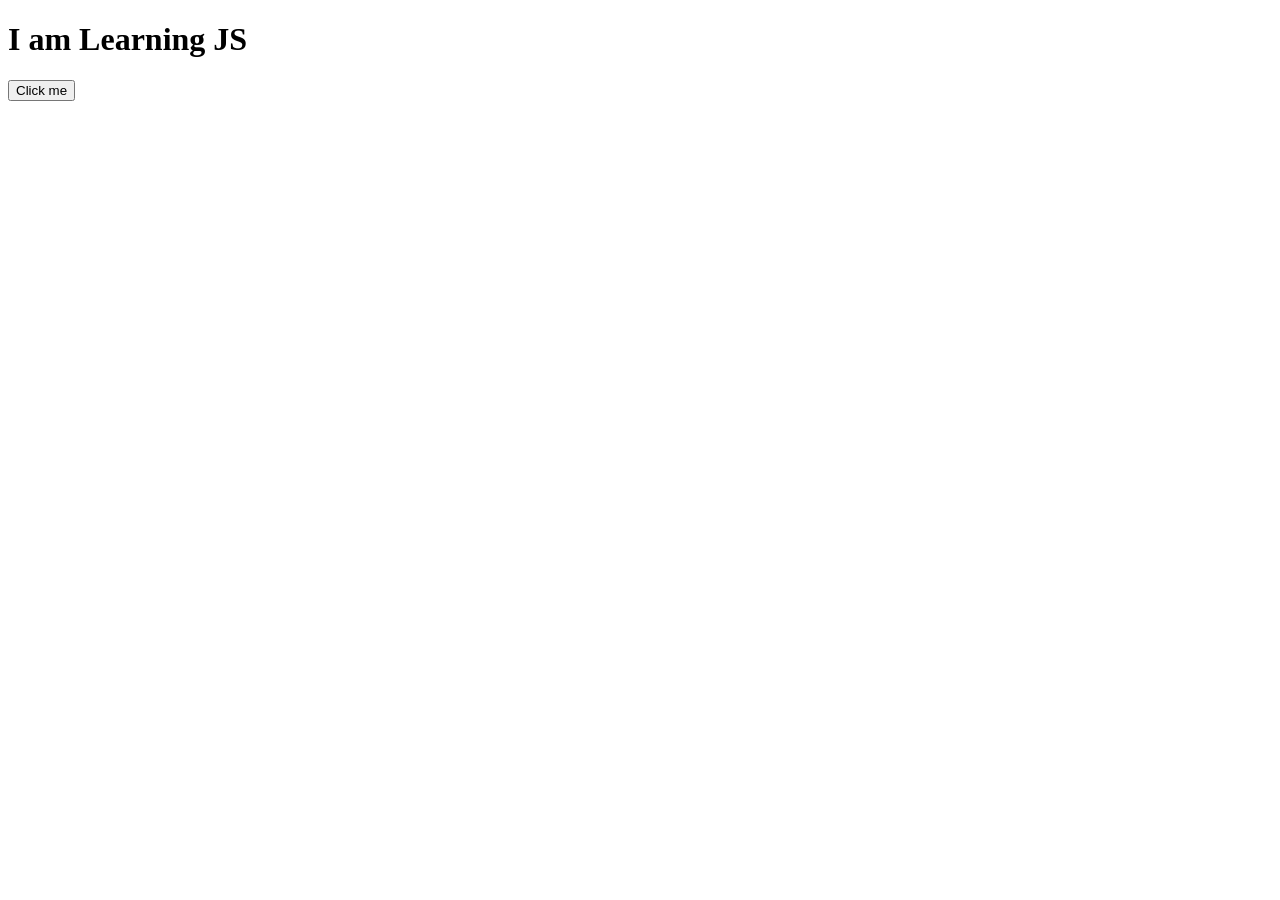
<file: index.html>
<!doctype html>
<html lang="en">
  <head>
    <meta charset="UTF-8" />
    <meta name="viewport" content="width=device-width, initial-scale=1.0" />
    <title>Document</title>
  </head>
  <body>
    <h1>I am Learning JS</h1>
    <button id="click-me" onclick="alert('button clicked')">Click me</button>
    <script src="index.js">
      document.querySelector("#click-me").style.backgroundColor = "red";
    </script>
  </body>
</html>
</file>
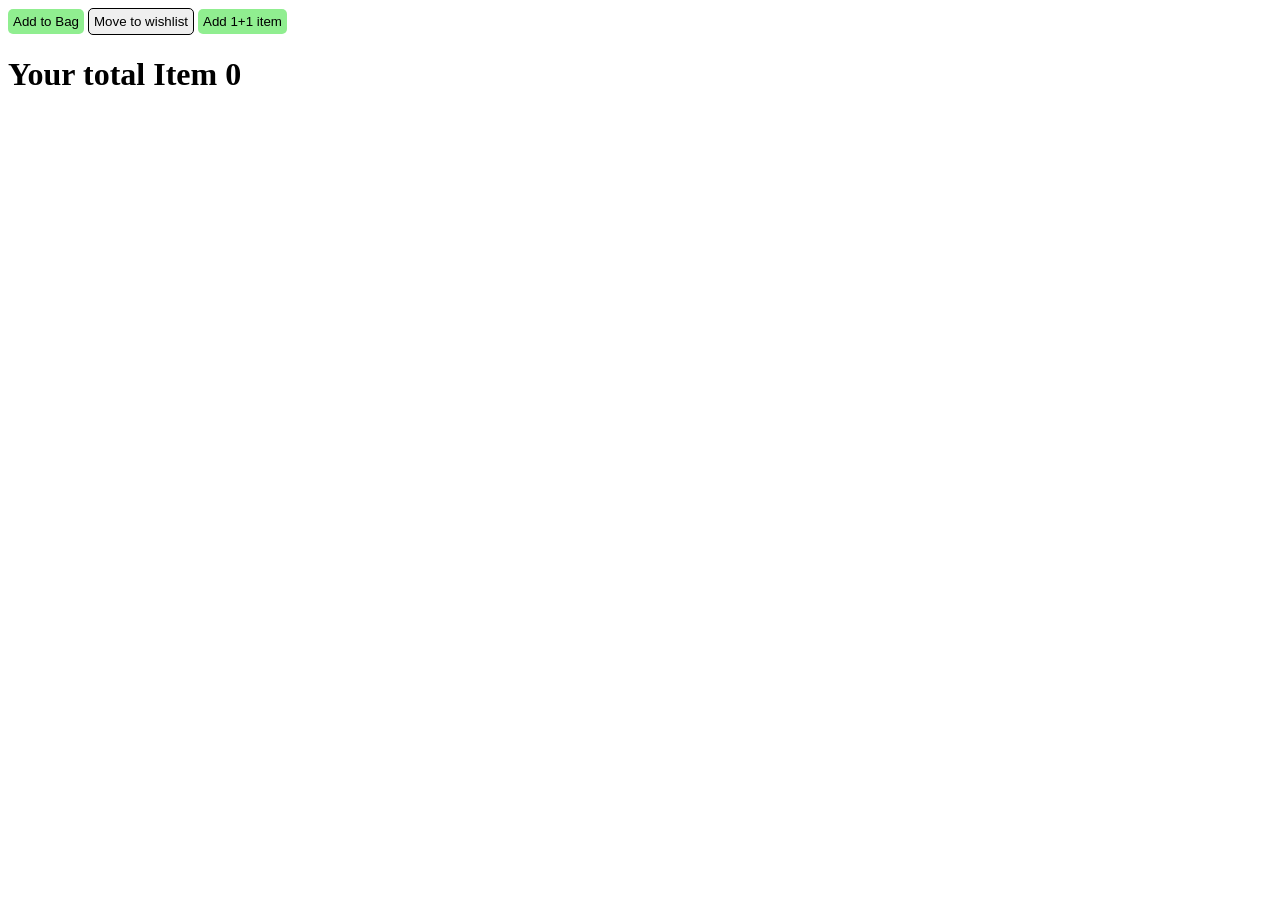
<file: Practice Set/Cart Bag.html>
<!doctype html>
<html lang="en">
  <head>
    <title>Myntra</title>
    <link rel="stylesheet" href="Cart Bag.css" />
  </head>
  <body>
    <button class="cart-bag" onclick="cartQuantity++
      document.querySelector('#item-summry').innerText = `Your total Item ${cartQuantity}`;
  "">Add to Bag</button>
    <button class="wishlist-item" onclick="cartQuantity-=1;
      document.querySelector('#item-summry').innerText = `Your total Item ${cartQuantity}`;
  "">Move to wishlist</button>
    <button class="cart-bag" onclick="cartQuantity+=2;
      document.querySelector('#item-summry').innerText = `Your total Item ${cartQuantity}`;
  "">Add 1+1 item</button>

    <h1 id="item-summry"></h1>
    <script>
      let cartQuantity = 0;
      document.querySelector("#item-summry").innerText =
        `Your total Item ${cartQuantity}`;
    </script>
  </body>
</html>
</file>
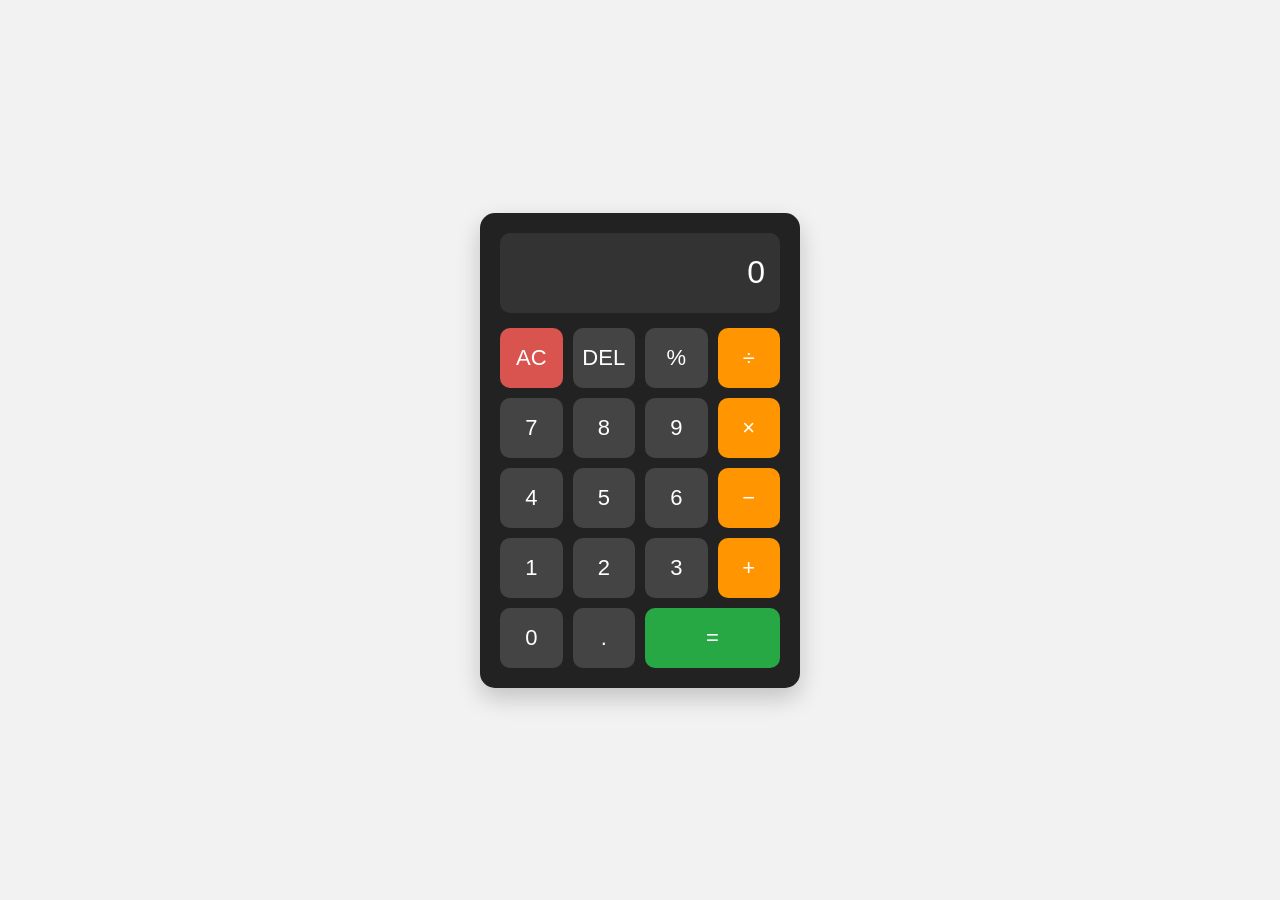
<file: Practice Set/Projects/Calculator.html>
<!doctype html>
<html lang="en">
  <head>
    <meta charset="UTF-8" />
    <meta name="viewport" content="width=device-width, initial-scale=1.0" />
    <title>Calcular in JS</title>
    <link rel="stylesheet" href="Calculator.css" />
  </head>
  <body>
    <div class="calculator">
      <input type="text" class="display" id="display" value="0" readonly />

      <div class="buttons">
        <button class="clear" onclick="clearDisplay()">AC</button>
        <button onclick="deleteLast()">DEL</button>
        <button onclick="appendValue('%')">%</button>
        <button class="operator" onclick="appendValue('/')">÷</button>

        <button onclick="appendValue('7')">7</button>
        <button onclick="appendValue('8')">8</button>
        <button onclick="appendValue('9')">9</button>
        <button class="operator" onclick="appendValue('*')">×</button>

        <button onclick="appendValue('4')">4</button>
        <button onclick="appendValue('5')">5</button>
        <button onclick="appendValue('6')">6</button>
        <button class="operator" onclick="appendValue('-')">−</button>

        <button onclick="appendValue('1')">1</button>
        <button onclick="appendValue('2')">2</button>
        <button onclick="appendValue('3')">3</button>
        <button class="operator" onclick="appendValue('+')">+</button>

        <button onclick="appendValue('0')">0</button>
        <button onclick="appendValue('.')">.</button>
        <button class="equal" onclick="calculate()">=</button>
      </div>
    </div>

    <script>
      const display = document.querySelector("#display");

      function appendValue(value) {
        if (display.value === "0" || display.value === "Error") {
          display.value = value;
        } else {
          display.value += value;
        }
      }

      function clearDisplay() {
        display.value = "0";
      }

      function deleteLast() {
        if (display.value.length > 1) {
          display.value = display.value.slice(0, -1);
        } else {
          display.value = "0";
        }
      }

      function calculate() {
        try {
          let expression = display.value;

          // Percentage calculation
          expression = expression.replace(/(\d+(?:\.\d+)?)%/g, "($1/100)");

          let result = Function(`"use strict"; return (${expression})`)();

          if (!Number.isFinite(result)) {
            display.value = "Error";
            return;
          }

          display.value = result;
        } catch (error) {
          display.value = "Error";
        }
      }
    </script>
  </body>
</html>
</file>
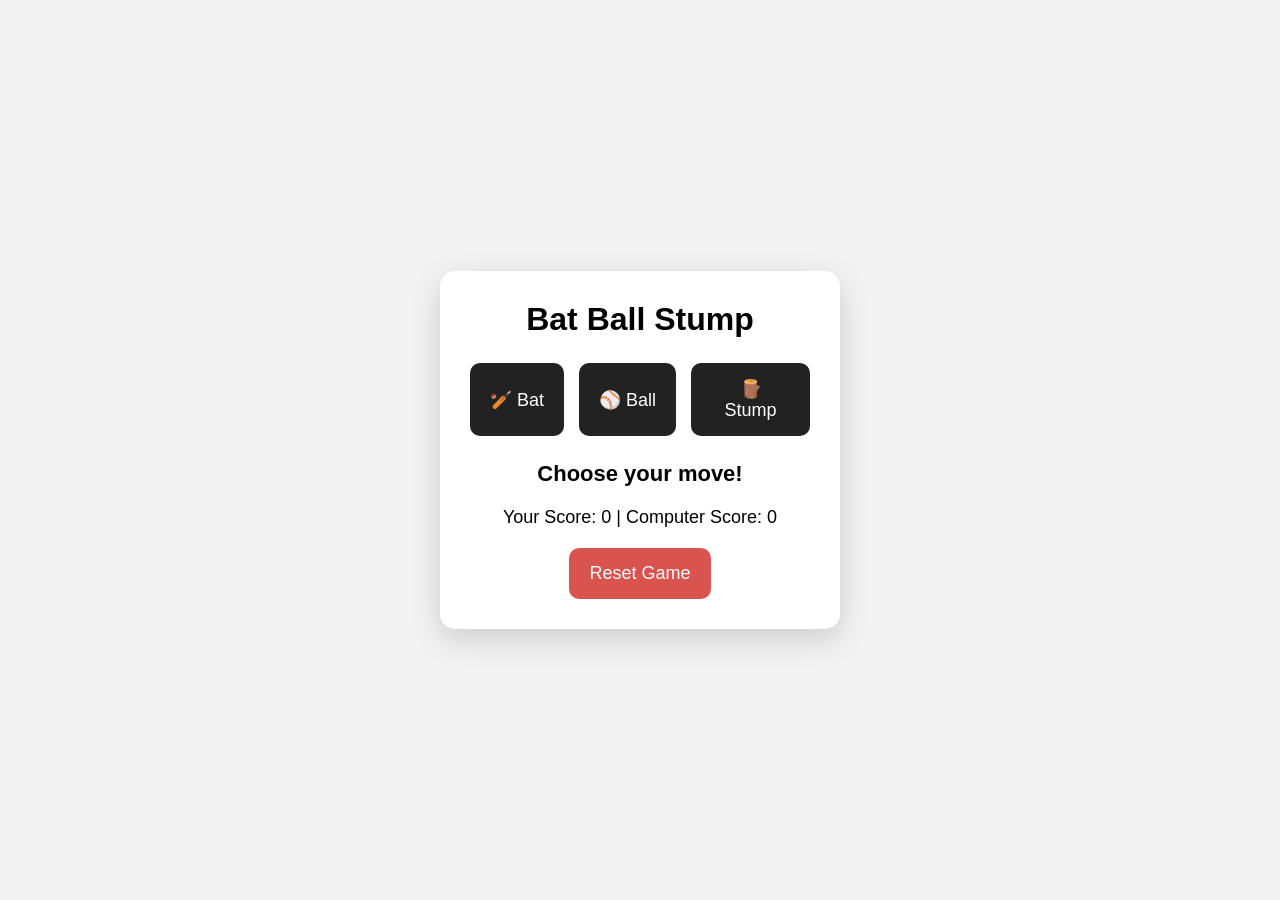
<file: Practice Set/Projects/Cricket.html>
<!doctype html>
<html lang="en">
  <head>
    <meta charset="UTF-8" />
    <meta name="viewport" content="width=device-width, initial-scale=1.0" />
    <title>Bat Ball Stump Game</title>

    <style>
      * {
        box-sizing: border-box;
        margin: 0;
        padding: 0;
        font-family: Arial, sans-serif;
      }

      body {
        min-height: 100vh;
        display: flex;
        justify-content: center;
        align-items: center;
        background: #f2f2f2;
      }

      .game {
        width: 400px;
        background: white;
        padding: 30px;
        border-radius: 15px;
        text-align: center;
        box-shadow: 0 10px 30px rgba(0, 0, 0, 0.15);
      }

      h1 {
        margin-bottom: 25px;
      }

      .choices {
        display: flex;
        justify-content: center;
        gap: 15px;
        margin-bottom: 25px;
      }

      button {
        padding: 15px 20px;
        border: none;
        border-radius: 10px;
        cursor: pointer;
        font-size: 18px;
        background: #222;
        color: white;
      }

      button:hover {
        background: #444;
      }

      #result {
        font-size: 22px;
        font-weight: bold;
        margin: 20px 0;
      }

      #score {
        font-size: 18px;
        margin-bottom: 20px;
      }

      .reset {
        background: #d9534f;
      }
    </style>
  </head>

  <body>
    <div class="game">
      <h1>Bat Ball Stump</h1>

      <div class="choices">
        <button onclick="playGame('Bat')">🏏 Bat</button>
        <button onclick="playGame('Ball')">⚾ Ball</button>
        <button onclick="playGame('Stump')">🪵 Stump</button>
      </div>

      <div id="result">Choose your move!</div>

      <div id="score">Your Score: 0 | Computer Score: 0</div>

      <button class="reset" onclick="resetGame()">Reset Game</button>
    </div>

    <script>
      let userScore = 0;
      let computerScore = 0;

      function generateComputerChoice() {
        let randomNumber = Math.random();

        if (randomNumber < 1 / 3) {
          return "Bat";
        } else if (randomNumber < 2 / 3) {
          return "Ball";
        } else {
          return "Stump";
        }
      }

      function playGame(userChoice) {
        let computerChoice = generateComputerChoice();

        let result = "";

        // Same choice = Tie
        if (userChoice === computerChoice) {
          result = "It's a Tie! 🤝";
        }

        // User wins
        else if (
          (userChoice === "Bat" && computerChoice === "Ball") ||
          (userChoice === "Ball" && computerChoice === "Stump") ||
          (userChoice === "Stump" && computerChoice === "Bat")
        ) {
          result = "You Win! 🎉";
          userScore++;
        }

        // Computer wins
        else {
          result = "Computer Wins! 🤖";
          computerScore++;
        }

        document.querySelector("#result").innerText =
          `You chose ${userChoice} | Computer chose ${computerChoice}
        \n${result}`;

        document.querySelector("#score").innerText =
          `Your Score: ${userScore} | Computer Score: ${computerScore}`;
      }

      function resetGame() {
        userScore = 0;
        computerScore = 0;

        document.querySelector("#result").innerText = "Choose your move!";

        document.querySelector("#score").innerText =
          "Your Score: 0 | Computer Score: 0";
      }
    </script>
  </body>
</html>
</file>
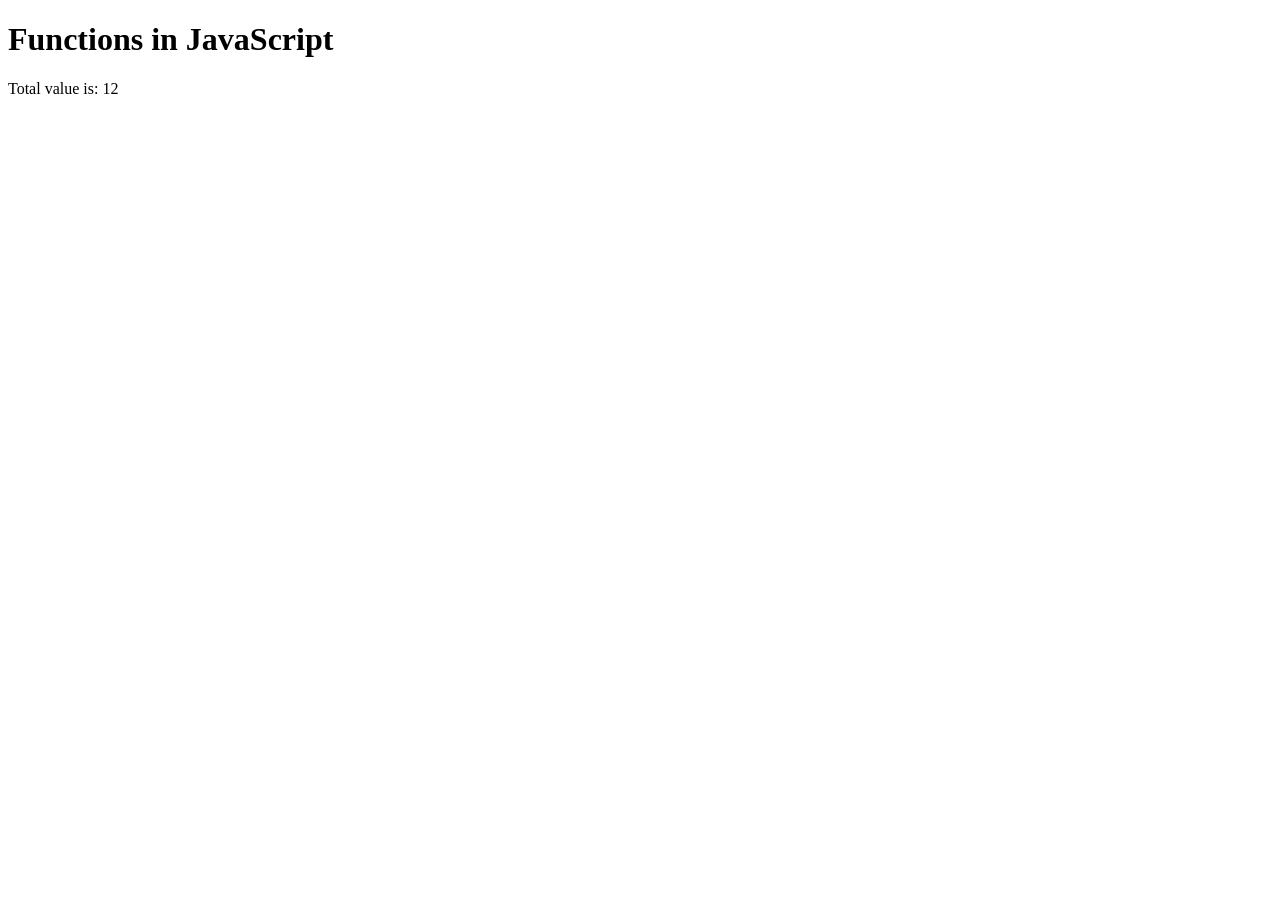
<file: Practice Set/Projects/Functions/Functions.html>
<!doctype html>
<html lang="en">
  <head>
    <meta charset="UTF-8" />
    <meta name="viewport" content="width=device-width, initial-scale=1.0" />
    <title>Functions In JS</title>
  </head>
  <body>
    <h1>Functions in JavaScript</h1>
    <p id="demo"></p>
    <script>
      // let age = 21;
      // function printAge() {
      //   console.log(`Your age is ${age}`);
      // }
      // printAge();
      // age = 12;
      // printAge();
      // age = 15;
      // printAge();

      // function sum(x, y) {
      //   console.log(`Toata Value is ${x + y}`);
      // }
      // sum(4, 6);
      // x = 33;
      // y = 10;
      // sum(x, y);
      // x = 6;
      // y = 34;
      // sum(x, y);

      // return function

      // function generateRandomMove() {
      //   let random = Math.random();
      //   let randomMove = random * 3;
      //   return randomMove;
      // }
      // console.log(generateRandomMove());
      // console.log(generateRandomMove());
      // console.log(generateRandomMove());
      // console.log(generateRandomMove());
      // console.log(generateRandomMove());

      // function determineDerive() {
      //   let age = 21;
      //   // Validity Check
      //   if (age === undefined) {
      //     return "Aap Avaatar hai";
      //   }
      //   let status;
      //   if (age > 180) {
      //     status = "you can derive";
      //   } else {
      //     status = "Use Bicycle";
      //   }
      //   return status;
      // }
      // console.log(determineDerive());

      function sum(a, b) {
        // let sum = a + b;
        return a + b;
      }
      let total = sum(4, 8);
      total = sum(4, 8);
      console.log(total);
      total = sum(4, 8);
      console.log(total);

      // console.log(sum(4, 6));
      // console.log(sum(4, -4));
      // console.log(sum(4, 5));
      // console.log(sum(4, -10));
      // console.log(sum(4, 6.5));
      document.getElementById("demo").innerHTML = `Total value is:  ${total}`;
      document.getElementById("demo").innerHTML = `Total value is:  ${total}`;
      document.getElementById("demo").innerHTML = `Total value is:  ${total}`;
    </script>
  </body>
</html>
</file>
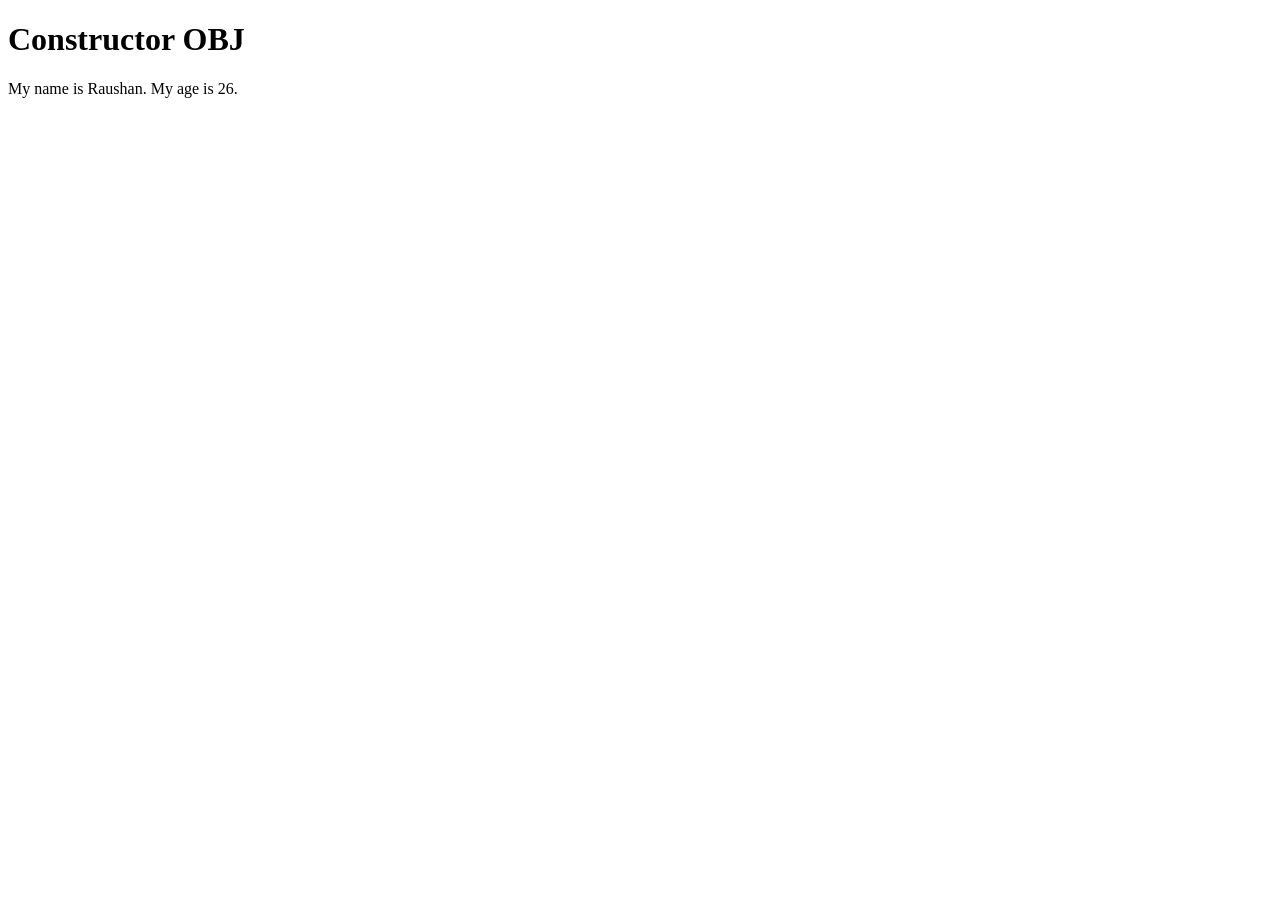
<file: Practice Set/Projects/Functions/Objects/ConstructorObj.html>
<!doctype html>
<html lang="en">
  <head>
    <meta charset="UTF-8" />
    <meta name="viewport" content="width=device-width, initial-scale=1.0" />
    <title>Constructor OBJ</title>
  </head>
  <body>
    <h1>Constructor OBJ</h1>
    <p id="demo"></p>
    <script>
      // Constructor function for Person objects
      function Person(name, age, city, state) {
        this.myName = name;
        this.myAge = age;
        this.myCity = city;
        this.mySt = state;
      }
      let person = new Person("Raushan", 26, "Delhi", "New Delhi");
      console.log(person.myAge);
      console.log(person.myCity);
      console.log(person.mySt);

      document.getElementById("demo").innerHTML =
        "My name is " + person.myName + ". My age is " + person.myAge + ".";
    </script>
  </body>
</html>
</file>
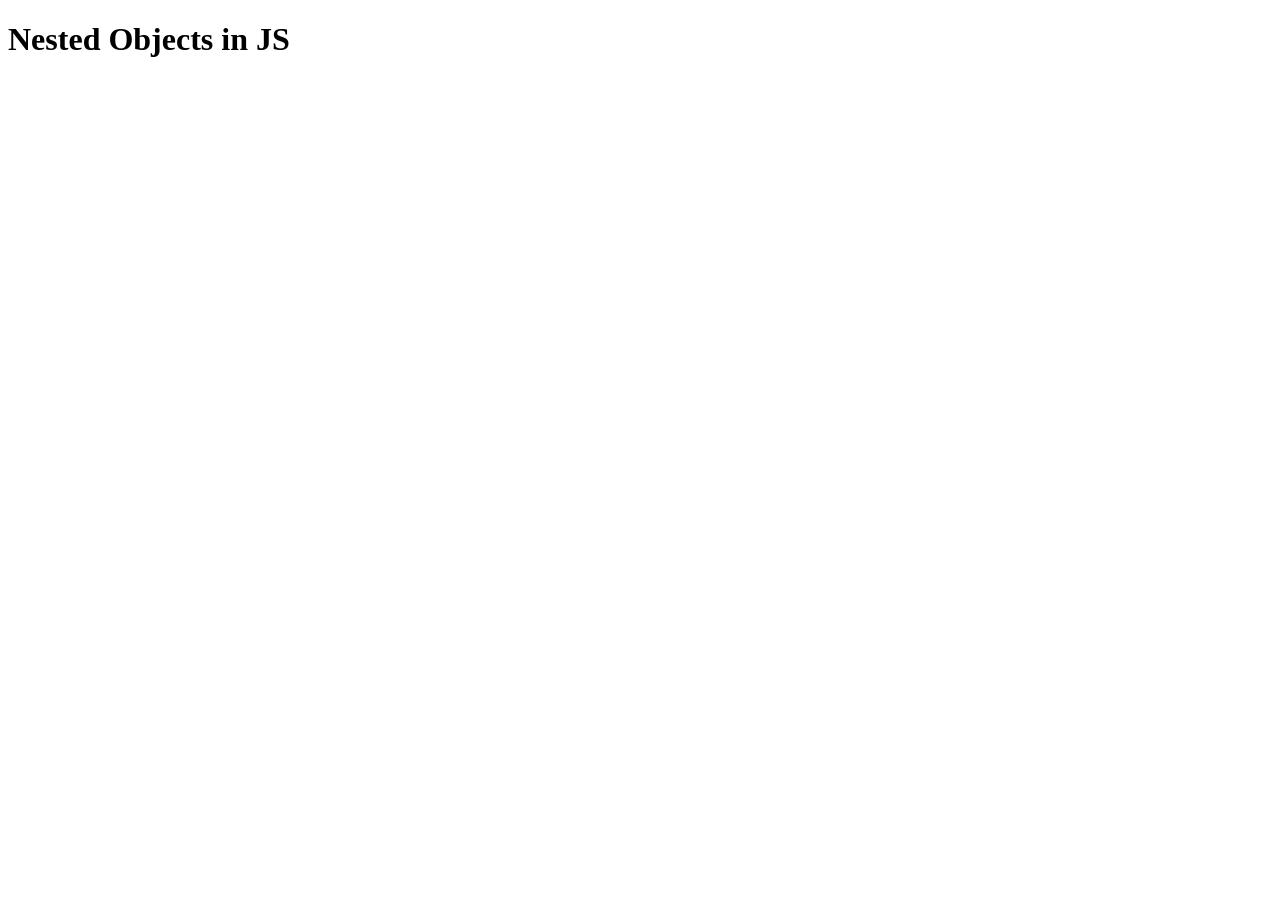
<file: Practice Set/Projects/Functions/Objects/Nested Object.html>
<!doctype html>
<html lang="en">
  <head>
    <meta charset="UTF-8" />
    <meta name="viewport" content="width=device-width, initial-scale=1.0" />
    <title>nested objects</title>
  </head>
  <body>
    <div>
      <h1>Nested Objects in JS</h1>
      <script>
        let student = {
          name: "Rahul",
          college: {
            name: "ABC College",
            location: {
              city: "Delhi",
              state: "Delhi",
              country: "India",
            },
          },
        };

        console.log(student.college.location.city);
      </script>
    </div>
  </body>
</html>
</file>
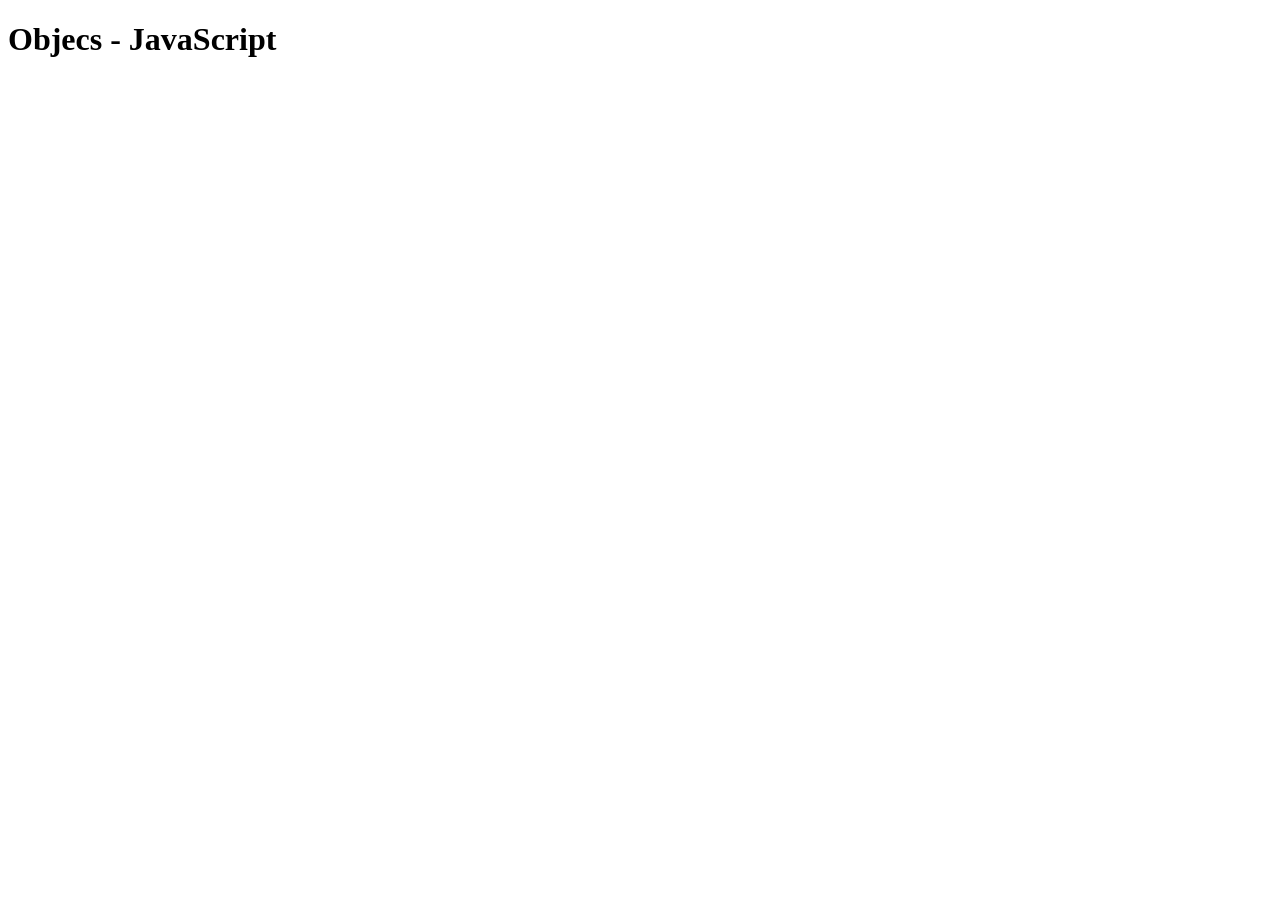
<file: Practice Set/Projects/Functions/Objects/object.html>
<!doctype html>
<html lang="en">
  <head>
    <title>Objects in JS</title>
  </head>
  <body>
    <h1>Objecs - JavaScript</h1>
    <script>
      let person = {
        fName: "Raushan",
        lName: "Jilani",
        age: 26,
        "item-name": "Banana",
        fullName: function () {
          return this.fName + " " + this.lName;
        },
        getAge: function () {
          return this.age;
        },
      };
      console.log(`FullName: ${person.fullName()}`);
      console.log(`Your age is: ${person.age}`);
      let myAge = person.getAge();
      console.log(`My age is: ${myAge}`);
      console.log(person);
      console.log(person.fName);
      person.fName = "Md Raushan Jilani";
      console.log(person);
      console.log(person["item-name"]);

      delete person["item-name"];
      console.log(person);

      person.city = "Delhi";
      console.log(person);

      let person1 = {
        fName: "Raushan",
        lName: "Jilani",
        age: 26,
        "item-name": "Banana",
      };
      // Destructure Objects
      let { fName, lName, age, ["item-name"]: itemName } = person1;
      console.log(fName);
      console.log(lName);
      console.log(itemName);
      console.log(age);
    </script>
  </body>
</html>
</file>
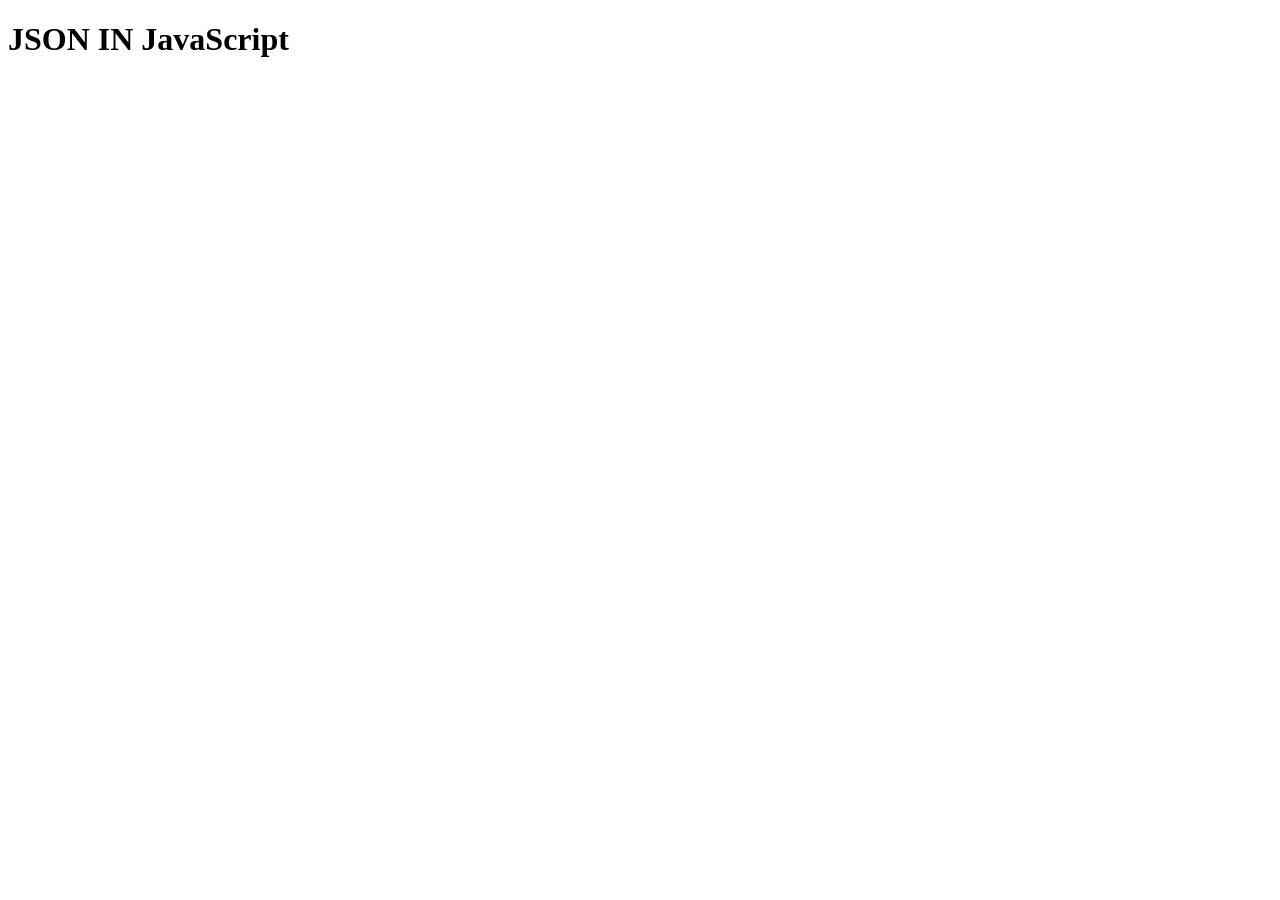
<file: Practice Set/Projects/Functions/Objects/JSON/json.html>
<!doctype html>
<html lang="en">
  <head>
    <meta charset="UTF-8" />
    <meta name="viewport" content="width=device-width, initial-scale=1.0" />
    <title>JSON</title>
  </head>
  <body>
    <h1>JSON IN JavaScript</h1>
    <script>
      let Product = {
        name: "T-Shirt",
        price: 799,
        rating: {
          stars: 4.5,
          review: "Excellent",
        },
      };
      localStorage.setItem("Product", JSON.stringify(Product));
      localStorage.setItem("Name", "Raushan");
      let getData = JSON.parse(localStorage.getItem("Product"));
      console.log(getData);
      console.log(localStorage.getItem("Name"));
      // localStorage.clear();
      // localStorage.removeItem("Name");
      // console.log(Product);
      // let str = JSON.stringify(Product);
      // console.log(typeof str);
      // console.log(str);
      // let obj = JSON.parse(str);
      // console.log(typeof obj);
      // console.log(obj);
    </script>
  </body>
</html>
</file>
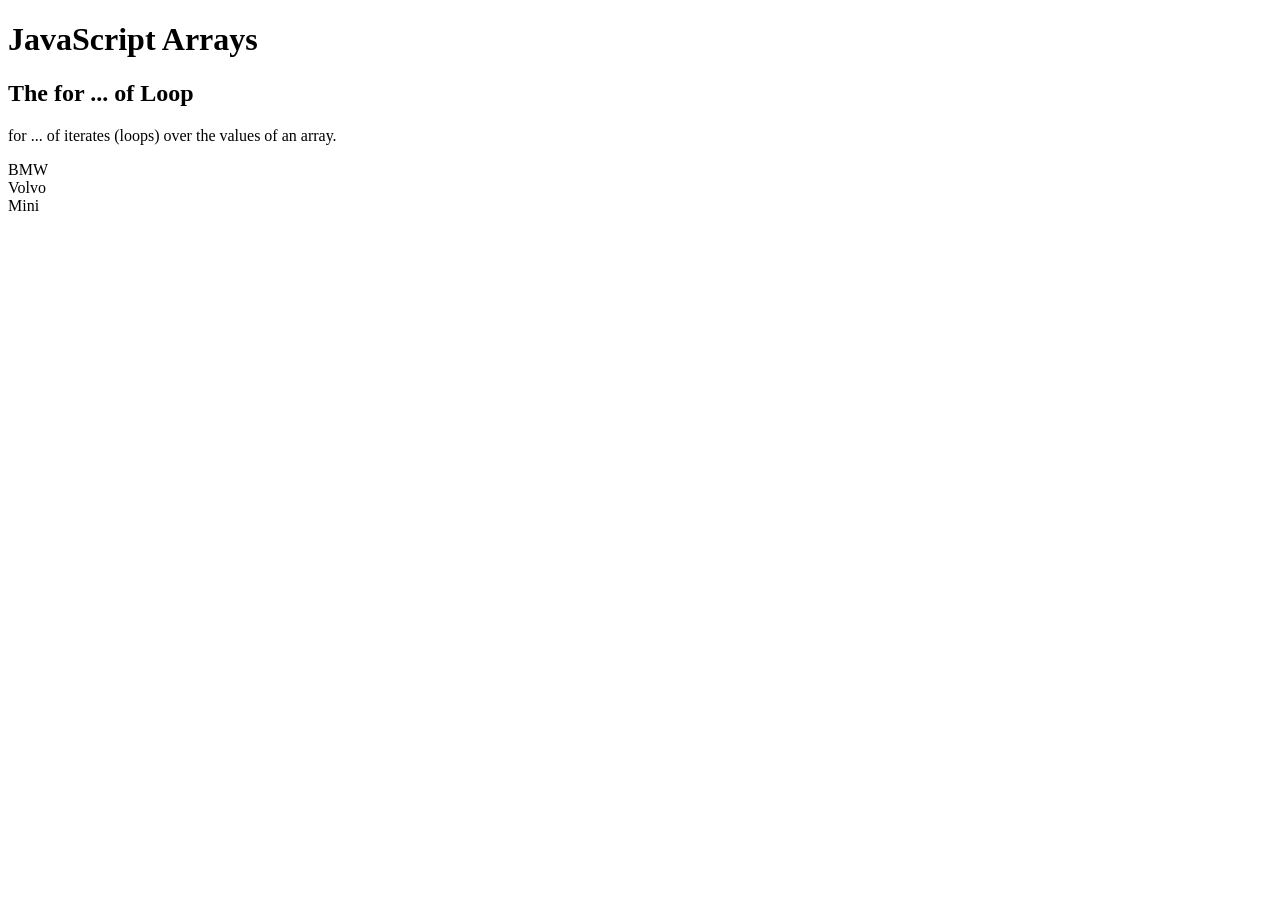
<file: Practice Set/Projects/Functions/Objects/JSON/Array/Array iteration.html>
<!doctype html>
<html>
  <body>
    <h1>JavaScript Arrays</h1>
    <h2>The for ... of Loop</h2>
    <p>for ... of iterates (loops) over the values of an array.</p>

    <p id="demo"></p>

    <script>
      // Create an Array
      const cars = ["BMW", "Volvo", "Mini"];

      // Iterate over the Array valuesLoop over
      let text = "";
      for (let x of cars) {
        text += x + "<br>";
      }

      document.getElementById("demo").innerHTML = text;
    </script>
  </body>
</html>
</file>
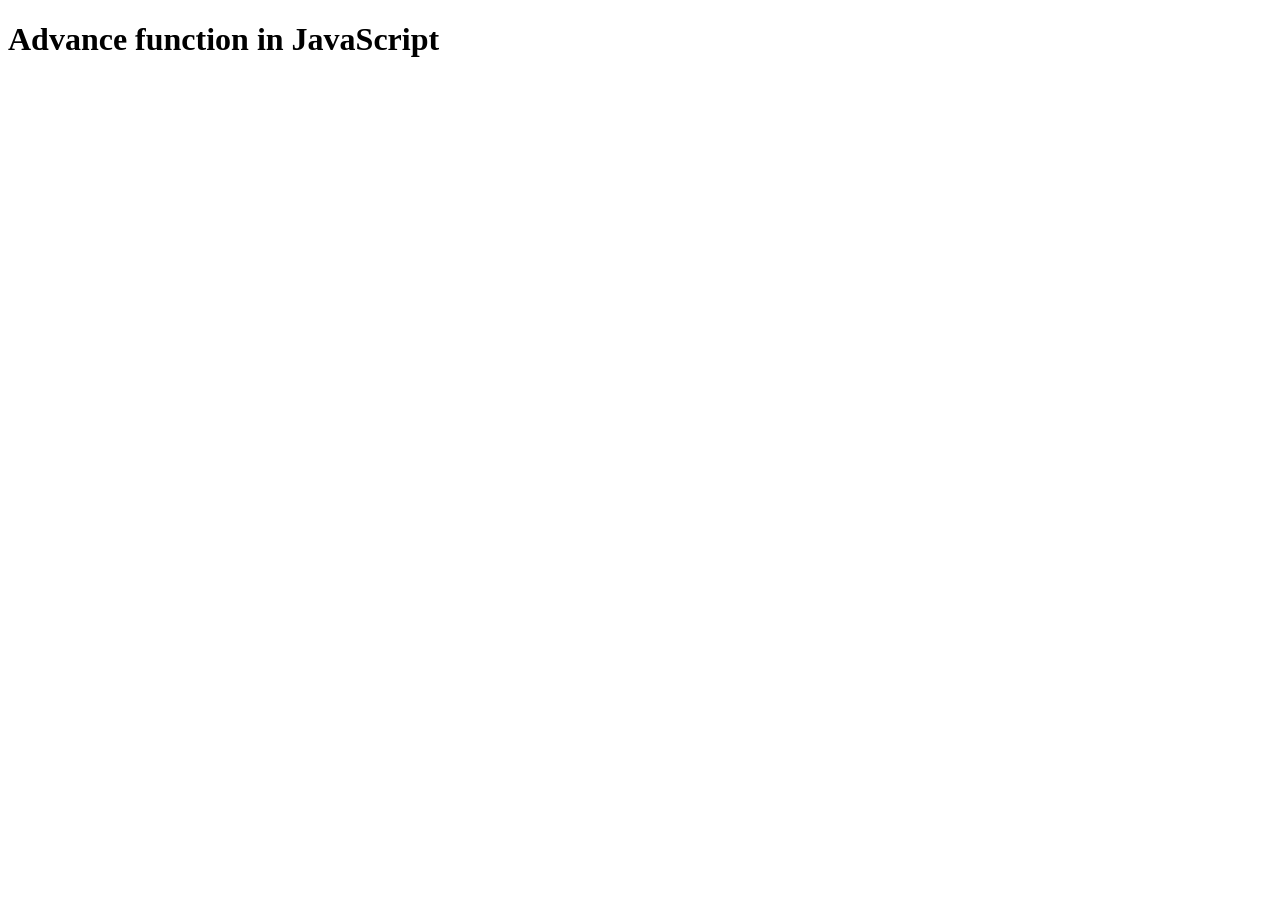
<file: Practice Set/Projects/Functions/Objects/JSON/Array/Addvance Function/advance.html>
<!doctype html>
<html lang="en">
  <head>
    <title>Document</title>
  </head>
  <body>
    <h1>Advance function in JavaScript</h1>
    <script>
      let sum = function (num1, num2) {
        return num1 + num2;
      };
      // let newSum = sum(4, 6);
      // console.log(newSum);
      // console.log(sum(5, 9));
      // console.log(sum(9, 9));

      let sumThreeSum = function (num1, num2, num3, sumTwoNumbers) {
        let sum1 = sumTwoNumbers(num1, num2);
        return sumTwoNumbers(sum1, num3);
      };
      console.log(sumThreeSum(4, 5, 6, sum));
      console.log(sum(4, 5));
    </script>
  </body>
</html>
</file>
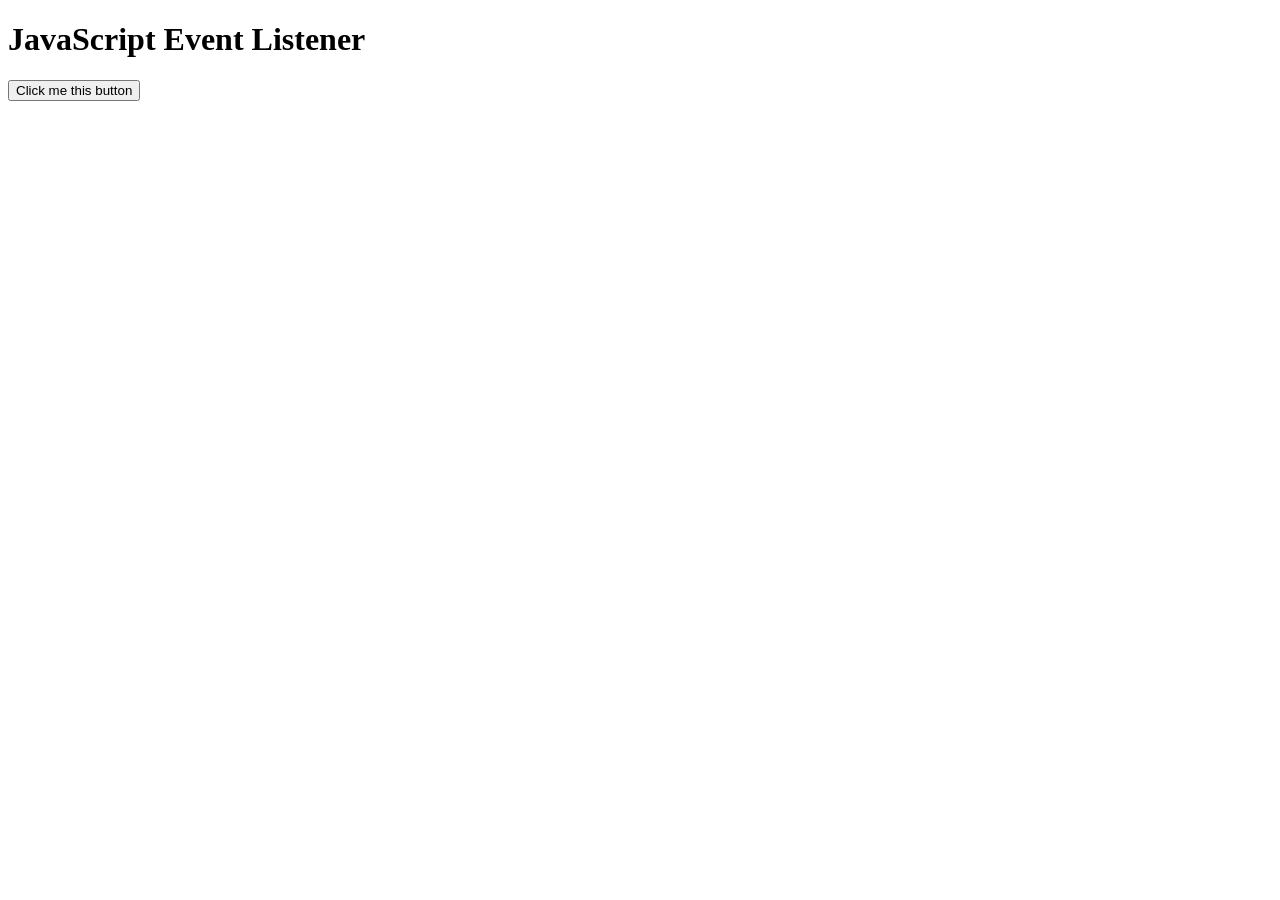
<file: Practice Set/Projects/Functions/Objects/JSON/Array/Addvance Function/Event Listener/Event.html>
<!doctype html>
<html lang="en">
  <head>
    <meta charset="UTF-8" />
    <meta name="viewport" content="width=device-width, initial-scale=1.0" />
    <title>Event Listener</title>
  </head>
  <body>
    <h1>JavaScript Event Listener</h1>
    <button id="btn">Click me this button</button>
    <p id="message"></p>
    <p id="date"></p>
    <script>
      let eventClick = document.querySelector("#btn");
      let message = document.querySelector("#message");
      let date = document.querySelector("#date");
      let behaviour = function (event) {
        // console.log("I am clicked");
        message.innerText = "I am clicked this button";
        // date.innerText = new Date();
      };
      eventClick.addEventListener("click", behaviour);
      let printDate = (event) => (date.innerText = new Date());
      eventClick.addEventListener("click", printDate);
      eventClick.removeEventListener("click", behaviour);
    </script>
  </body>
</html>
</file>
<file: Practice Set/Cart Bag.css>
.cart-bag {
  background-color: lightgreen;
  border: none;
  border-radius: 5px;
  padding: 5px 5px;
}
.wishlist-item {
  border: 1px solid black;
  padding: 5px 5px;
  border-radius: 5px;
}
</file>
<file: Practice Set/Projects/Calculator.css>
* {
  margin: 0;
  padding: 0;
  box-sizing: border-box;
  font-family: Arial, sans-serif;
}

body {
  min-height: 100vh;
  display: flex;
  justify-content: center;
  align-items: center;
  background: #f2f2f2;
}

.calculator {
  width: 320px;
  background: #222;
  padding: 20px;
  border-radius: 15px;
  box-shadow: 0 10px 25px rgba(0, 0, 0, 0.2);
}

.display {
  width: 100%;
  height: 80px;
  background: #333;
  color: white;
  border: none;
  outline: none;
  border-radius: 10px;
  margin-bottom: 15px;
  padding: 15px;
  font-size: 32px;
  text-align: right;
}

.buttons {
  display: grid;
  grid-template-columns: repeat(4, 1fr);
  gap: 10px;
}

button {
  height: 60px;
  border: none;
  border-radius: 10px;
  font-size: 22px;
  cursor: pointer;
  background: #444;
  color: white;
}

button:hover {
  background: #555;
}

.operator {
  background: #ff9500;
}

.operator:hover {
  background: #e68600;
}

.clear {
  background: #d9534f;
}

.equal {
  background: #28a745;
  grid-column: span 2;
}
</file>
